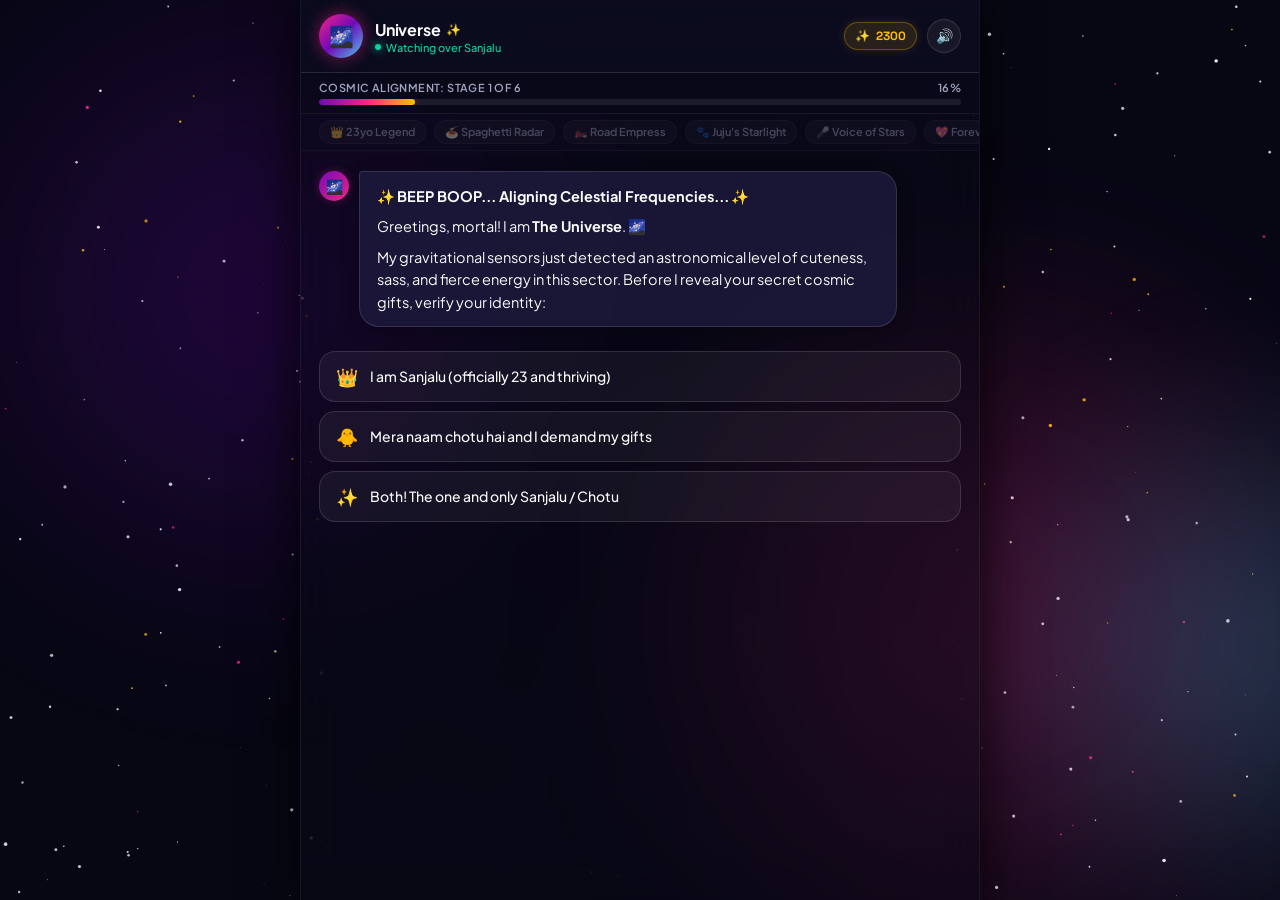
<file: universe's-gift/index.html>
<!DOCTYPE html>
<html lang="en">
<head>
  <meta charset="UTF-8">
  <meta name="viewport" content="width=device-width, initial-scale=1.0, maximum-scale=1.0, user-scalable=no, viewport-fit=cover">
  <title>The Universe's Gift to Sanjalu ✨</title>
  <link rel="preconnect" href="https://fonts.googleapis.com">
  <link rel="preconnect" href="https://fonts.gstatic.com" crossorigin>
  <link href="https://fonts.googleapis.com/css2?family=Plus+Jakarta+Sans:wght@400;500;600;700;800&family=Playfair+Display:ital,wght@0,600;0,700;1,400;1,600&family=Space+Grotesk:wght@500;700&display=swap" rel="stylesheet">
  <style>
    :root {
      --bg-dark: #070714;
      --bg-card: rgba(22, 22, 44, 0.7);
      --bg-card-border: rgba(255, 255, 255, 0.12);
      --accent-purple: #9d4edd;
      --accent-pink: #f72585;
      --accent-cyan: #4cc9f0;
      --accent-gold: #ffbe0b;
      --text-main: #f8f9fa;
      --text-muted: #a0a5c0;
      --bot-bubble-bg: rgba(30, 27, 60, 0.85);
      --user-bubble-bg: linear-gradient(135deg, #7209b7, #f72585);
      --font-body: 'Plus Jakarta Sans', -apple-system, BlinkMacSystemFont, sans-serif;
      --font-serif: 'Playfair Display', Georgia, serif;
      --font-mono: 'Space Grotesk', monospace;
    }

    * {
      box-sizing: border-box;
      margin: 0;
      padding: 0;
      -webkit-tap-highlight-color: transparent;
    }

    html, body {
      width: 100%;
      height: 100%;
      height: 100dvh;
      overflow: hidden;
      background: var(--bg-dark);
      color: var(--text-main);
      font-family: var(--font-body);
    }

    /* Cosmic Background Canvas */
    #cosmic-canvas {
      position: fixed;
      top: 0;
      left: 0;
      width: 100%;
      height: 100%;
      z-index: 1;
      pointer-events: none;
    }

    /* Ambient Nebulae */
    .nebula {
      position: fixed;
      border-radius: 50%;
      filter: blur(80px);
      opacity: 0.28;
      z-index: 1;
      pointer-events: none;
      animation: floatNebula 18s ease-in-out infinite alternate;
    }
    .nebula-1 {
      top: -10%;
      left: -10%;
      width: 60vw;
      height: 60vw;
      background: radial-gradient(circle, #7209b7, transparent 70%);
    }
    .nebula-2 {
      bottom: -15%;
      right: -10%;
      width: 65vw;
      height: 65vw;
      background: radial-gradient(circle, #f72585, transparent 70%);
      animation-duration: 22s;
    }
    .nebula-3 {
      top: 40%;
      right: -20%;
      width: 45vw;
      height: 45vw;
      background: radial-gradient(circle, #4cc9f0, transparent 70%);
      animation-duration: 16s;
    }

    @keyframes floatNebula {
      0% { transform: translate(0, 0) scale(1); }
      100% { transform: translate(30px, 40px) scale(1.12); }
    }

    /* Main App Layout */
    .app-container {
      position: relative;
      z-index: 2;
      width: 100%;
      max-width: 680px;
      height: 100%;
      height: 100dvh;
      margin: 0 auto;
      display: flex;
      flex-direction: column;
      background: rgba(10, 10, 24, 0.45);
      backdrop-filter: blur(20px);
      -webkit-backdrop-filter: blur(20px);
      box-shadow: 0 0 50px rgba(0, 0, 0, 0.8);
      border-left: 1px solid rgba(255, 255, 255, 0.05);
      border-right: 1px solid rgba(255, 255, 255, 0.05);
    }

    /* Header */
    header {
      padding: 14px 18px;
      display: flex;
      align-items: center;
      justify-content: space-between;
      border-bottom: 1px solid var(--bg-card-border);
      background: rgba(14, 13, 32, 0.85);
      backdrop-filter: blur(12px);
      flex-shrink: 0;
    }

    .bot-profile {
      display: flex;
      align-items: center;
      gap: 12px;
    }

    .avatar-wrapper {
      position: relative;
      width: 44px;
      height: 44px;
      border-radius: 50%;
      background: linear-gradient(135deg, #f72585, #7209b7, #4cc9f0);
      display: flex;
      align-items: center;
      justify-content: center;
      box-shadow: 0 0 16px rgba(247, 37, 133, 0.5);
      animation: pulseAvatar 4s ease-in-out infinite alternate;
    }

    @keyframes pulseAvatar {
      0% { box-shadow: 0 0 12px rgba(247, 37, 133, 0.4); transform: scale(1); }
      100% { box-shadow: 0 0 24px rgba(76, 201, 240, 0.7); transform: scale(1.05); }
    }

    .avatar-face {
      font-size: 20px;
      line-height: 1;
    }

    .bot-meta h1 {
      font-size: 16px;
      font-weight: 700;
      letter-spacing: -0.2px;
      display: flex;
      align-items: center;
      gap: 6px;
    }

    .bot-status {
      font-size: 11px;
      color: #06d6a0;
      display: flex;
      align-items: center;
      gap: 5px;
      margin-top: 1px;
      font-weight: 500;
    }

    .status-dot {
      width: 6px;
      height: 6px;
      background: #06d6a0;
      border-radius: 50%;
      box-shadow: 0 0 8px #06d6a0;
      animation: blink 2s infinite;
    }

    @keyframes blink {
      0%, 100% { opacity: 1; }
      50% { opacity: 0.3; }
    }

    .header-actions {
      display: flex;
      align-items: center;
      gap: 10px;
    }

    .stardust-pill {
      display: flex;
      align-items: center;
      gap: 6px;
      background: rgba(255, 190, 11, 0.12);
      border: 1px solid rgba(255, 190, 11, 0.3);
      padding: 5px 10px;
      border-radius: 20px;
      font-family: var(--font-mono);
      font-size: 12px;
      font-weight: 700;
      color: var(--accent-gold);
      box-shadow: 0 0 10px rgba(255, 190, 11, 0.15);
      transition: transform 0.2s cubic-bezier(0.34, 1.56, 0.64, 1);
    }
    .stardust-pill.bump {
      transform: scale(1.18);
    }

    .icon-btn {
      width: 34px;
      height: 34px;
      border-radius: 50%;
      border: 1px solid var(--bg-card-border);
      background: rgba(255, 255, 255, 0.05);
      color: var(--text-main);
      display: flex;
      align-items: center;
      justify-content: center;
      cursor: pointer;
      font-size: 14px;
      transition: all 0.2s ease;
    }
    .icon-btn:hover {
      background: rgba(255, 255, 255, 0.12);
      transform: scale(1.05);
    }

    /* Quest Progress Bar */
    .quest-bar {
      padding: 8px 18px;
      background: rgba(10, 9, 26, 0.9);
      border-bottom: 1px solid rgba(255, 255, 255, 0.06);
      display: flex;
      flex-direction: column;
      gap: 5px;
      flex-shrink: 0;
    }

    .quest-meta {
      display: flex;
      justify-content: space-between;
      font-size: 11px;
      font-weight: 600;
      letter-spacing: 0.4px;
      text-transform: uppercase;
      color: var(--text-muted);
    }

    .quest-track {
      width: 100%;
      height: 6px;
      background: rgba(255, 255, 255, 0.08);
      border-radius: 10px;
      overflow: hidden;
      position: relative;
    }

    .quest-fill {
      height: 100%;
      width: 15%;
      background: linear-gradient(90deg, #7209b7, #f72585, #ffbe0b);
      border-radius: 10px;
      transition: width 0.6s cubic-bezier(0.34, 1.56, 0.64, 1);
      box-shadow: 0 0 10px rgba(247, 37, 133, 0.7);
    }

    /* Badge Bar */
    .badge-bar {
      display: flex;
      align-items: center;
      gap: 8px;
      padding: 6px 18px;
      background: rgba(13, 11, 30, 0.5);
      overflow-x: auto;
      scrollbar-width: none;
      border-bottom: 1px solid rgba(255, 255, 255, 0.04);
      flex-shrink: 0;
    }
    .badge-bar::-webkit-scrollbar { display: none; }

    .badge-item {
      display: flex;
      align-items: center;
      gap: 5px;
      padding: 4px 10px;
      border-radius: 14px;
      background: rgba(255, 255, 255, 0.05);
      border: 1px solid rgba(255, 255, 255, 0.08);
      font-size: 11px;
      font-weight: 600;
      color: var(--text-muted);
      white-space: nowrap;
      opacity: 0.4;
      transition: all 0.4s cubic-bezier(0.34, 1.56, 0.64, 1);
    }
    .badge-item.unlocked {
      opacity: 1;
      background: rgba(247, 37, 133, 0.15);
      border-color: rgba(247, 37, 133, 0.4);
      color: #fff;
      transform: scale(1.03);
      box-shadow: 0 0 12px rgba(247, 37, 133, 0.3);
    }

    /* Chat Stream Area */
    .chat-scroll {
      flex: 1;
      overflow-y: auto;
      padding: 20px 18px 24px;
      display: flex;
      flex-direction: column;
      gap: 16px;
      scroll-behavior: smooth;
      -webkit-overflow-scrolling: touch;
    }

    /* Messages */
    .message-row {
      display: flex;
      gap: 10px;
      max-width: 90%;
      opacity: 0;
      transform: translateY(12px);
      animation: messageEnter 0.35s cubic-bezier(0.16, 1, 0.3, 1) forwards;
    }

    @keyframes messageEnter {
      to {
        opacity: 1;
        transform: translateY(0);
      }
    }

    .message-row.bot {
      align-self: flex-start;
    }

    .message-row.user {
      align-self: flex-end;
      flex-direction: row-reverse;
    }

    .bot-mini-avatar {
      width: 30px;
      height: 30px;
      border-radius: 50%;
      background: linear-gradient(135deg, #7209b7, #f72585);
      display: flex;
      align-items: center;
      justify-content: center;
      font-size: 14px;
      flex-shrink: 0;
      box-shadow: 0 0 8px rgba(247, 37, 133, 0.3);
    }

    .bubble {
      padding: 13px 17px;
      border-radius: 20px;
      font-size: 14.5px;
      line-height: 1.55;
      position: relative;
      word-wrap: break-word;
    }

    .bot .bubble {
      background: var(--bot-bubble-bg);
      border: 1px solid var(--bg-card-border);
      border-top-left-radius: 4px;
      box-shadow: 0 4px 18px rgba(0, 0, 0, 0.3);
    }

    .user .bubble {
      background: var(--user-bubble-bg);
      color: #fff;
      border-top-right-radius: 4px;
      font-weight: 500;
      box-shadow: 0 4px 20px rgba(247, 37, 133, 0.4);
    }

    .bubble p + p {
      margin-top: 8px;
    }

    .bubble .highlight-name {
      color: #ffbe0b;
      font-weight: 700;
      text-shadow: 0 0 10px rgba(255, 190, 11, 0.4);
    }

    .bubble .cosmic-quote {
      font-family: var(--font-serif);
      font-style: italic;
      font-size: 16px;
      margin: 8px 0;
      color: #e2e8f0;
      border-left: 2px solid var(--accent-pink);
      padding-left: 10px;
    }

    /* Typing Indicator */
    .typing-indicator {
      display: flex;
      align-items: center;
      gap: 5px;
      padding: 12px 18px;
      background: var(--bot-bubble-bg);
      border: 1px solid var(--bg-card-border);
      border-radius: 20px;
      border-top-left-radius: 4px;
      width: fit-content;
    }

    .typing-dot {
      width: 7px;
      height: 7px;
      background: var(--accent-pink);
      border-radius: 50%;
      animation: typingBounce 1.4s infinite ease-in-out;
    }
    .typing-dot:nth-child(2) { animation-delay: 0.2s; background: var(--accent-purple); }
    .typing-dot:nth-child(3) { animation-delay: 0.4s; background: var(--accent-cyan); }

    @keyframes typingBounce {
      0%, 60%, 100% { transform: translateY(0); opacity: 0.4; }
      30% { transform: translateY(-5px); opacity: 1; }
    }

    /* Interactive MCQ Cards Deck */
    .mcq-container {
      margin-top: 8px;
      display: flex;
      flex-direction: column;
      gap: 9px;
      width: 100%;
      animation: fadeIn 0.4s ease forwards;
    }

    .mcq-btn {
      width: 100%;
      padding: 13px 16px;
      background: rgba(255, 255, 255, 0.05);
      border: 1px solid rgba(255, 255, 255, 0.12);
      border-radius: 16px;
      color: var(--text-main);
      font-family: var(--font-body);
      font-size: 14px;
      font-weight: 500;
      text-align: left;
      cursor: pointer;
      display: flex;
      align-items: center;
      gap: 12px;
      transition: all 0.25s cubic-bezier(0.16, 1, 0.3, 1);
      position: relative;
      overflow: hidden;
    }

    .mcq-btn::before {
      content: '';
      position: absolute;
      top: 0;
      left: 0;
      width: 4px;
      height: 100%;
      background: transparent;
      transition: background 0.2s ease;
    }

    .mcq-btn:hover:not(:disabled) {
      background: rgba(255, 255, 255, 0.1);
      border-color: rgba(247, 37, 133, 0.4);
      transform: translateX(4px);
    }

    .mcq-btn:active:not(:disabled) {
      transform: scale(0.98);
    }

    .mcq-btn.selected {
      background: linear-gradient(135deg, rgba(114, 9, 183, 0.4), rgba(247, 37, 133, 0.4));
      border-color: var(--accent-pink);
      box-shadow: 0 0 16px rgba(247, 37, 133, 0.3);
    }
    .mcq-btn.selected::before {
      background: var(--accent-pink);
    }

    .mcq-btn:disabled {
      cursor: default;
      opacity: 0.6;
    }

    .mcq-icon {
      font-size: 18px;
      flex-shrink: 0;
    }

    .mcq-text {
      flex: 1;
      line-height: 1.4;
    }

    /* Cosmic Gift Box Area (Finale) */
    .gift-box-wrapper {
      padding: 24px 18px;
      background: linear-gradient(145deg, rgba(30, 20, 60, 0.9), rgba(15, 12, 35, 0.95));
      border: 1px solid rgba(255, 190, 11, 0.4);
      border-radius: 24px;
      box-shadow: 0 0 35px rgba(255, 190, 11, 0.2), inset 0 0 20px rgba(157, 78, 221, 0.2);
      text-align: center;
      display: flex;
      flex-direction: column;
      align-items: center;
      gap: 16px;
      margin-top: 10px;
      animation: glowBox 3s infinite alternate;
    }

    @keyframes glowBox {
      0% { border-color: rgba(255, 190, 11, 0.3); box-shadow: 0 0 25px rgba(255, 190, 11, 0.15); }
      100% { border-color: rgba(247, 37, 133, 0.6); box-shadow: 0 0 40px rgba(247, 37, 133, 0.3); }
    }

    .gift-3d {
      width: 100px;
      height: 100px;
      cursor: pointer;
      position: relative;
      perspective: 600px;
      transition: transform 0.3s cubic-bezier(0.34, 1.56, 0.64, 1);
    }
    .gift-3d:hover {
      transform: scale(1.1) rotate(-3deg);
    }
    .gift-3d.shaking {
      animation: shakeGift 0.6s infinite;
    }

    @keyframes shakeGift {
      0%, 100% { transform: rotate(0) scale(1.05); }
      20% { transform: rotate(-8deg) scale(1.08); }
      40% { transform: rotate(8deg) scale(1.08); }
      60% { transform: rotate(-5deg) scale(1.06); }
      80% { transform: rotate(5deg) scale(1.06); }
    }

    .gift-emoji-icon {
      font-size: 72px;
      line-height: 100px;
      filter: drop-shadow(0 0 18px rgba(255, 190, 11, 0.6));
    }

    .gift-instruction {
      font-size: 13px;
      font-weight: 700;
      color: var(--accent-gold);
      letter-spacing: 0.5px;
      text-transform: uppercase;
      animation: pulseText 1.5s infinite;
    }

    @keyframes pulseText {
      0%, 100% { opacity: 1; transform: scale(1); }
      50% { opacity: 0.6; transform: scale(0.98); }
    }

    /* Final Decree Parchment */
    .decree-card {
      background: radial-gradient(circle at 50% 20%, #201744, #100b24 85%);
      border: 1px solid rgba(255, 215, 0, 0.4);
      border-radius: 20px;
      padding: 24px 20px;
      text-align: center;
      margin-top: 14px;
      box-shadow: 0 0 40px rgba(247, 37, 133, 0.3);
      position: relative;
      overflow: hidden;
    }

    .decree-header {
      font-family: var(--font-serif);
      font-size: 21px;
      color: var(--accent-gold);
      margin-bottom: 12px;
      letter-spacing: 0.5px;
    }

    .decree-body {
      font-size: 14.5px;
      line-height: 1.7;
      color: #f1f5f9;
      text-align: left;
    }

    .decree-body p + p {
      margin-top: 12px;
    }

    .decree-footer {
      margin-top: 20px;
      padding-top: 14px;
      border-top: 1px dashed rgba(255, 255, 255, 0.15);
      font-family: var(--font-mono);
      font-size: 12px;
      color: #94a3b8;
      display: flex;
      justify-content: space-between;
      align-items: center;
    }

    .decree-actions {
      margin-top: 18px;
      display: flex;
      flex-wrap: wrap;
      gap: 10px;
      justify-content: center;
    }

    .action-btn {
      padding: 10px 18px;
      border-radius: 24px;
      font-size: 13px;
      font-weight: 700;
      text-decoration: none;
      display: inline-flex;
      align-items: center;
      gap: 7px;
      cursor: pointer;
      transition: all 0.2s cubic-bezier(0.34, 1.56, 0.64, 1);
      border: none;
    }

    .btn-gold {
      background: linear-gradient(135deg, #ffbe0b, #fb5607);
      color: #000;
      box-shadow: 0 4px 15px rgba(255, 190, 11, 0.4);
    }
    .btn-gold:hover {
      transform: scale(1.05);
      box-shadow: 0 6px 20px rgba(255, 190, 11, 0.6);
    }

    .btn-secondary {
      background: rgba(255, 255, 255, 0.08);
      border: 1px solid rgba(255, 255, 255, 0.15);
      color: #fff;
    }
    .btn-secondary:hover {
      background: rgba(255, 255, 255, 0.14);
      transform: scale(1.03);
    }

    /* Toast notification */
    .toast-msg {
      position: fixed;
      top: 75px;
      left: 50%;
      transform: translateX(-50%) translateY(-20px);
      background: rgba(20, 15, 45, 0.95);
      border: 1px solid var(--accent-pink);
      padding: 9px 18px;
      border-radius: 30px;
      font-size: 12.5px;
      font-weight: 600;
      color: #fff;
      display: flex;
      align-items: center;
      gap: 8px;
      box-shadow: 0 8px 25px rgba(0, 0, 0, 0.5), 0 0 15px rgba(247, 37, 133, 0.4);
      z-index: 100;
      opacity: 0;
      pointer-events: none;
      transition: all 0.3s cubic-bezier(0.16, 1, 0.3, 1);
    }
    .toast-msg.show {
      opacity: 1;
      transform: translateX(-50%) translateY(0);
    }

    /* Confetti Canvas */
    #confetti-canvas {
      position: fixed;
      top: 0;
      left: 0;
      width: 100%;
      height: 100%;
      pointer-events: none;
      z-index: 99;
    }

    /* Mobile tweaks */
    @media (max-width: 480px) {
      header { padding: 12px 14px; }
      .chat-scroll { padding: 16px 14px 20px; }
      .bubble { font-size: 14px; padding: 12px 15px; }
      .mcq-btn { font-size: 13.5px; padding: 11px 14px; }
      .decree-card { padding: 20px 16px; }
    }
  </style>
</head>
<body>

  <!-- Background Animated Starfield -->
  <canvas id="cosmic-canvas"></canvas>
  <canvas id="confetti-canvas"></canvas>

  <div class="nebula nebula-1"></div>
  <div class="nebula nebula-2"></div>
  <div class="nebula nebula-3"></div>

  <!-- Toast -->
  <div id="toast" class="toast-msg">
    <span id="toast-icon">✨</span>
    <span id="toast-text">Stardust synchronized!</span>
  </div>

  <div class="app-container">
    <!-- Header -->
    <header>
      <div class="bot-profile">
        <div class="avatar-wrapper">
          <span class="avatar-face" id="avatar-emoji">🌌</span>
        </div>
        <div class="bot-meta">
          <h1>Universe <span style="font-size: 12px; color: var(--accent-gold);">✨</span></h1>
          <div class="bot-status">
            <span class="status-dot"></span>
            <span>Watching over Sanjalu</span>
          </div>
        </div>
      </div>

      <div class="header-actions">
        <div class="stardust-pill" id="stardust-display">
          <span>✨</span>
          <span id="stardust-count">2300</span>
        </div>
        <button class="icon-btn" id="sound-toggle" title="Toggle Celestial Sound">🔊</button>
      </div>
    </header>

    <!-- Quest Progress Tracker -->
    <div class="quest-bar">
      <div class="quest-meta">
        <span id="quest-stage-text">Cosmic Alignment: Stage 1 of 6</span>
        <span id="quest-percent">16%</span>
      </div>
      <div class="quest-track">
        <div class="quest-fill" id="quest-progress-fill"></div>
      </div>
    </div>

    <!-- Badge Showcase -->
    <div class="badge-bar">
      <div class="badge-item" id="badge-1">👑 23yo Legend</div>
      <div class="badge-item" id="badge-2">🍝 Spaghetti Radar</div>
      <div class="badge-item" id="badge-3">🏍️ Road Empress</div>
      <div class="badge-item" id="badge-4">🐾 Juju's Starlight</div>
      <div class="badge-item" id="badge-5">🎤 Voice of Stars</div>
      <div class="badge-item" id="badge-6">💖 Forever Loved</div>
    </div>

    <!-- Main Chat Window -->
    <div class="chat-scroll" id="chat-stream">
      <!-- Chat items dynamically injected here -->
    </div>
  </div>

  <script>
    // --- Audio Synthesis via Web Audio API (Zero external audio files needed!) ---
    class SoundEngine {
      constructor() {
        this.ctx = null;
        this.muted = false;
      }
      init() {
        if (!this.ctx) {
          const AudioContext = window.AudioContext || window.webkitAudioContext;
          if (AudioContext) {
            this.ctx = new AudioContext();
          }
        }
        if (this.ctx && this.ctx.state === 'suspended') {
          this.ctx.resume();
        }
      }
      playPop() {
        if (this.muted) return;
        this.init();
        if (!this.ctx) return;
        const osc = this.ctx.createOscillator();
        const gain = this.ctx.createGain();
        osc.type = 'sine';
        osc.frequency.setValueAtTime(480, this.ctx.currentTime);
        osc.frequency.exponentialRampToValueAtTime(900, this.ctx.currentTime + 0.08);
        gain.gain.setValueAtTime(0.2, this.ctx.currentTime);
        gain.gain.exponentialRampToValueAtTime(0.01, this.ctx.currentTime + 0.08);
        osc.connect(gain);
        gain.connect(this.ctx.destination);
        osc.start();
        osc.stop(this.ctx.currentTime + 0.08);
      }
      playChime() {
        if (this.muted) return;
        this.init();
        if (!this.ctx) return;
        const freqs = [523.25, 659.25, 783.99, 1046.50]; // C Major arpeggio
        freqs.forEach((f, idx) => {
          const osc = this.ctx.createOscillator();
          const gain = this.ctx.createGain();
          osc.type = 'triangle';
          osc.frequency.setValueAtTime(f, this.ctx.currentTime + idx * 0.06);
          gain.gain.setValueAtTime(0.12, this.ctx.currentTime + idx * 0.06);
          gain.gain.exponentialRampToValueAtTime(0.001, this.ctx.currentTime + idx * 0.06 + 0.6);
          osc.connect(gain);
          gain.connect(this.ctx.destination);
          osc.start(this.ctx.currentTime + idx * 0.06);
          osc.stop(this.ctx.currentTime + idx * 0.06 + 0.6);
        });
      }
      playFanfare() {
        if (this.muted) return;
        this.init();
        if (!this.ctx) return;
        const notes = [440, 554.37, 659.25, 880, 1108.73];
        notes.forEach((freq, i) => {
          const osc = this.ctx.createOscillator();
          const gain = this.ctx.createGain();
          osc.type = 'sine';
          osc.frequency.setValueAtTime(freq, this.ctx.currentTime + i * 0.09);
          gain.gain.setValueAtTime(0.22, this.ctx.currentTime + i * 0.09);
          gain.gain.exponentialRampToValueAtTime(0.001, this.ctx.currentTime + i * 0.09 + 0.8);
          osc.connect(gain);
          gain.connect(this.ctx.destination);
          osc.start(this.ctx.currentTime + i * 0.09);
          osc.stop(this.ctx.currentTime + i * 0.09 + 0.8);
        });
      }
    }

    const sound = new SoundEngine();

    // Sound toggle button
    const soundToggle = document.getElementById('sound-toggle');
    soundToggle.addEventListener('click', () => {
      sound.muted = !sound.muted;
      soundToggle.textContent = sound.muted ? '🔇' : '🔊';
      showToast(sound.muted ? 'Celestial sounds muted' : 'Celestial sounds active', '✨');
    });

    // --- Starfield Background Canvas ---
    const bgCanvas = document.getElementById('cosmic-canvas');
    const bgCtx = bgCanvas.getContext('2d');
    let stars = [];

    function resizeBgCanvas() {
      bgCanvas.width = window.innerWidth;
      bgCanvas.height = window.innerHeight;
      initStars();
    }
    window.addEventListener('resize', resizeBgCanvas);

    function initStars() {
      stars = [];
      const count = Math.floor((bgCanvas.width * bgCanvas.height) / 3800);
      for (let i = 0; i < count; i++) {
        stars.push({
          x: Math.random() * bgCanvas.width,
          y: Math.random() * bgCanvas.height,
          radius: Math.random() * 1.5 + 0.3,
          alpha: Math.random(),
          speed: Math.random() * 0.02 + 0.005,
          color: Math.random() > 0.3 ? '#ffffff' : (Math.random() > 0.5 ? '#ffbe0b' : '#f72585')
        });
      }
    }

    function renderStarfield() {
      bgCtx.clearRect(0, 0, bgCanvas.width, bgCanvas.height);
      for (let s of stars) {
        s.alpha += s.speed;
        const currentAlpha = 0.2 + (Math.sin(s.alpha) + 1) * 0.4;
        bgCtx.fillStyle = s.color;
        bgCtx.globalAlpha = currentAlpha;
        bgCtx.beginPath();
        bgCtx.arc(s.x, s.y, s.radius, 0, Math.PI * 2);
        bgCtx.fill();
      }
      bgCtx.globalAlpha = 1;
      requestAnimationFrame(renderStarfield);
    }
    resizeBgCanvas();
    renderStarfield();

    // --- Confetti System ---
    const confettiCanvas = document.getElementById('confetti-canvas');
    const confCtx = confettiCanvas.getContext('2d');
    let confettiParticles = [];

    function resizeConfetti() {
      confettiCanvas.width = window.innerWidth;
      confettiCanvas.height = window.innerHeight;
    }
    window.addEventListener('resize', resizeConfetti);
    resizeConfetti();

    function triggerConfettiBurst() {
      const colors = ['#f72585', '#7209b7', '#4cc9f0', '#ffbe0b', '#ffffff', '#ffd166'];
      for (let i = 0; i < 90; i++) {
        confettiParticles.push({
          x: confettiCanvas.width / 2 + (Math.random() * 100 - 50),
          y: confettiCanvas.height / 2 + 50,
          vx: (Math.random() - 0.5) * 14,
          vy: -(Math.random() * 14 + 6),
          size: Math.random() * 8 + 4,
          color: colors[Math.floor(Math.random() * colors.length)],
          rotation: Math.random() * 360,
          rotationSpeed: (Math.random() - 0.5) * 10,
          gravity: 0.35,
          alpha: 1
        });
      }
      renderConfetti();
    }

    function renderConfetti() {
      confCtx.clearRect(0, 0, confettiCanvas.width, confettiCanvas.height);
      for (let i = confettiParticles.length - 1; i >= 0; i--) {
        const p = confettiParticles[i];
        p.vy += p.gravity;
        p.x += p.vx;
        p.y += p.vy;
        p.rotation += p.rotationSpeed;
        p.alpha -= 0.012;

        if (p.alpha <= 0) {
          confettiParticles.splice(i, 1);
          continue;
        }

        confCtx.save();
        confCtx.globalAlpha = p.alpha;
        confCtx.translate(p.x, p.y);
        confCtx.rotate((p.rotation * Math.PI) / 180);
        confCtx.fillStyle = p.color;
        confCtx.fillRect(-p.size / 2, -p.size / 2, p.size, p.size * 0.7);
        confCtx.restore();
      }
      if (confettiParticles.length > 0) {
        requestAnimationFrame(renderConfetti);
      }
    }

    // --- Toast UI ---
    function showToast(text, icon = '✨') {
      const toast = document.getElementById('toast');
      document.getElementById('toast-icon').textContent = icon;
      document.getElementById('toast-text').textContent = text;
      toast.classList.add('show');
      setTimeout(() => toast.classList.remove('show'), 2600);
    }

    // --- State & Stardust ---
    let currentStage = 0;
    let stardust = 2300;

    function addStardust(amount) {
      stardust += amount;
      const countEl = document.getElementById('stardust-count');
      const pill = document.getElementById('stardust-display');
      countEl.textContent = stardust;
      pill.classList.add('bump');
      setTimeout(() => pill.classList.remove('bump'), 300);
    }

    function updateQuestProgress(stageIdx, totalStages = 6) {
      const pct = Math.min(100, Math.round(((stageIdx + 1) / totalStages) * 100));
      document.getElementById('quest-stage-text').textContent = `Cosmic Alignment: Stage ${stageIdx + 1} of ${totalStages}`;
      document.getElementById('quest-percent').textContent = `${pct}%`;
      document.getElementById('quest-progress-fill').style.width = `${pct}%`;
    }

    function unlockBadge(badgeId, badgeName) {
      const el = document.getElementById(badgeId);
      if (el && !el.classList.contains('unlocked')) {
        el.classList.add('unlocked');
        showToast(`Unlocked Badge: ${badgeName}!`, '🏆');
        sound.playFanfare();
      }
    }

    // --- Chat Stream Controller ---
    const chatStream = document.getElementById('chat-stream');

    function scrollToBottom() {
      setTimeout(() => {
        chatStream.scrollTop = chatStream.scrollHeight;
      }, 50);
    }

    function showTypingIndicator() {
      const indicator = document.createElement('div');
      indicator.className = 'message-row bot';
      indicator.id = 'active-typing';
      indicator.innerHTML = `
        <div class="bot-mini-avatar">🌌</div>
        <div class="typing-indicator">
          <div class="typing-dot"></div>
          <div class="typing-dot"></div>
          <div class="typing-dot"></div>
        </div>
      `;
      chatStream.appendChild(indicator);
      scrollToBottom();
      return indicator;
    }

    function removeTypingIndicator() {
      const ind = document.getElementById('active-typing');
      if (ind) ind.remove();
    }

    function appendBotMessage(htmlContent, delayMs = 600, callback) {
      showTypingIndicator();
      setTimeout(() => {
        removeTypingIndicator();
        sound.playChime();

        const row = document.createElement('div');
        row.className = 'message-row bot';
        row.innerHTML = `
          <div class="bot-mini-avatar">🌌</div>
          <div class="bubble">${htmlContent}</div>
        `;
        chatStream.appendChild(row);
        scrollToBottom();

        if (callback) callback();
      }, delayMs);
    }

    function appendUserMessage(text) {
      sound.playPop();
      const row = document.createElement('div');
      row.className = 'message-row user';
      row.innerHTML = `<div class="bubble">${text}</div>`;
      chatStream.appendChild(row);
      scrollToBottom();
    }

    function appendMCQOptions(options, onSelect) {
      const container = document.createElement('div');
      container.className = 'mcq-container';

      options.forEach((opt, idx) => {
        const btn = document.createElement('button');
        btn.className = 'mcq-btn';
        btn.innerHTML = `
          <span class="mcq-icon">${opt.icon || '✨'}</span>
          <span class="mcq-text">${opt.text}</span>
        `;
        btn.addEventListener('click', () => {
          sound.init();
          // Disable all buttons in this container
          const allBtns = container.querySelectorAll('.mcq-btn');
          allBtns.forEach(b => b.disabled = true);
          btn.classList.add('selected');

          appendUserMessage(opt.text);
          addStardust(150);
          onSelect(opt, idx);
        });
        container.appendChild(btn);
      });

      chatStream.appendChild(container);
      scrollToBottom();
    }

    // --- GAME STORYLINE / QUEST DATA ---
    const stages = [
      // Stage 0: Prologue & Identity Verification
      {
        botIntro: `
          <p>✨ <strong>BEEP BOOP... Aligning Celestial Frequencies...</strong> ✨</p>
          <p>Greetings, mortal! I am <strong>The Universe</strong>. 🌌</p>
          <p>My gravitational sensors just detected an astronomical level of cuteness, sass, and fierce energy in this sector. Before I reveal your secret cosmic gifts, verify your identity:</p>
        `,
        options: [
          { icon: '👑', text: 'I am Sanjalu (officially 23 and thriving)', key: 'sanjalu' },
          { icon: '🐥', text: 'Mera naam chotu hai and I demand my gifts', key: 'chotu' },
          { icon: '✨', text: 'Both! The one and only Sanjalu / Chotu', key: 'both' }
        ],
        onAnswer: (opt) => {
          unlockBadge('badge-1', '23yo Legend');
          updateQuestProgress(0);

          let reply = '';
          if (opt.key === 'sanjalu') {
            reply = `<p><strong>Verification Successful!</strong> 🌟</p><p>The stars bow before the official 23-year-old icon! Access granted with highest cosmic VIP security clearance.</p>`;
          } else if (opt.key === 'chotu') {
            reply = `<p><strong>Aha! Chotu confirmed!</strong> 🐥</p><p>The cosmos has noted your demand and immediately dispatched emergency blessings to your coordinates!</p>`;
          } else {
            reply = `<p><strong>Full Dual Access Granted!</strong> 👑</p><p>Sanjalu in the streets, Chotu in the heart. The supreme combination in this entire galaxy!</p>`;
          }
          appendBotMessage(reply, 700, () => nextStage());
        }
      },

      // Stage 1: The Energy & Palate Scan
      {
        botIntro: `
          <p>Performing an energetic scan of your 23rd year on Earth... 🛰️</p>
          <p>Every celestial legend draws power from specific sacred sources. What is currently maintaining the <span class="highlight-name">Sanjalu Constellation</span> at peak 100% capacity?</p>
        `,
        options: [
          { icon: '🍝', text: 'Spaghetti cravings & hunting hidden pure-veg spots', key: 'food' },
          { icon: '🏍️', text: 'Open roads, Bullet rumble & midnight scooty wind', key: 'ride' },
          { icon: '💅', text: 'Fresh nail art at Walk Mall & effortless outfits', key: 'style' },
          { icon: '🤫', text: 'Pretending to have zero feelings while being a softie', key: 'softie' }
        ],
        onAnswer: (opt) => {
          unlockBadge('badge-2', 'Spaghetti Radar');
          updateQuestProgress(1);

          let reply = '';
          if (opt.key === 'food') {
            reply = `<p>🍝 <strong>The Universe Decrees:</strong> You shall receive an eternal, never-ending supply of perfect pasta, and you shall never be tricked by non-veg surprises!</p>`;
          } else if (opt.key === 'ride') {
            unlockBadge('badge-3', 'Road Empress');
            reply = `<p>🏍️ <strong>Cosmic Wind Blessing:</strong> Zero red lights on your path, perfect highway curves, and the wind always in your hair.</p>`;
          } else if (opt.key === 'style') {
            reply = `<p>💅 <strong>Aesthetic Synchronized:</strong> 10/10 style rating across the Milky Way. Also, zero broken nail paint allowed by law!</p>`;
          } else {
            reply = `<p>🤫 <strong>The Stars Know the Truth:</strong> You act tough, but everyone who loves you knows you have the softest, purest golden heart in the galaxy.</p>`;
          }
          appendBotMessage(reply, 750, () => nextStage());
        }
      },

      // Stage 2: The Vault of Courage & Little Victories
      {
        botIntro: `
          <p>The stars watched you closely this past year. You traveled between cities, fought through tough days, learned to navigate everything on your own, and grew so strong.</p>
          <p>Which cosmic flex are you proudest of right now, <span class="highlight-name">Sanjalu</span>?</p>
        `,
        options: [
          { icon: '💪', text: 'That time I literally lifted Maya up in 1o1', key: 'lift' },
          { icon: '🏠', text: 'Casa Rio & building my independent life in Mumbai', key: 'home' },
          { icon: '💅', text: 'Defeating my nail-biting habit once and for all', key: 'nails' },
          { icon: '🛡️', text: 'Handling heavy storms with quiet grace and a smile', key: 'resilience' }
        ],
        onAnswer: (opt) => {
          unlockBadge('badge-3', 'Road Empress');
          updateQuestProgress(2);

          let reply = '';
          if (opt.key === 'lift') {
            reply = `<p>💪 <strong>The 1o1 Legend!</strong> The cosmic records confirmed: you lifted a whole human being with sheer effortless power. Truly an Olympian feat!</p>`;
          } else if (opt.key === 'home') {
            reply = `<p>🏠 <strong>Cosmic Real Estate Blessing!</strong> Stepping out, having your own space, paying your bills, and adulting on your terms. The stars are so proud of you!</p>`;
          } else if (opt.key === 'nails') {
            reply = `<p>💅 <strong>Triumph over Old Habits!</strong> Small habits take the biggest willpower. Walk Mall honors your victory!</p>`;
          } else {
            reply = `<p>🛡️ <strong>Quiet Resilience:</strong> You didn't just survive the heavy days; you walked through them with your chin held high. That's true majesty.</p>`;
          }
          appendBotMessage(reply, 800, () => nextStage());
        }
      },

      // Stage 3: The Star of Juju
      {
        botIntro: `
          <p>Look up at the softest cluster of stars in the night sky. 🌌</p>
          <p>There is a special little star that purrs whenever you think of him. He asked me to send you a direct whisper today. Do you know what he said?</p>
        `,
        options: [
          { icon: '🐾', text: '"Thank you for giving me the best summer ever, Mumma"', key: 'thanks' },
          { icon: '🌟', text: '"I watch over your balcony from the Milky Way every night"', key: 'watch' },
          { icon: '🐱', text: '"All of the above, with infinite cuddles and zero worries"', key: 'all' }
        ],
        onAnswer: (opt) => {
          unlockBadge('badge-4', "Juju's Starlight");
          updateQuestProgress(3);

          const reply = `
            <p>🐾 <strong>He purrs gently across the cosmos...</strong></p>
            <div class="cosmic-quote">"Pure love never leaves the universe, Sanjalu. It just turns into an eternal guardian star around you."</div>
            <p>He is always with you, resting peacefully, smiling at every milestone you reach. 🤍</p>
          `;
          appendBotMessage(reply, 850, () => nextStage());
        }
      },

      // Stage 4: The Unfinished Melody
      {
        botIntro: `
          <p>My celestial audio sensors also detected something beautiful in your history: an acoustic guitar, a stage, and a girl singing <em>Lag Ja Gale</em> with the sweetest voice in the room.</p>
          <p>What is the Universe's cosmic recommendation for your music?</p>
        `,
        options: [
          { icon: '🎤', text: 'The mic is resting — I will sing whenever my heart is ready', key: 'ready' },
          { icon: '🎸', text: 'Drop an acoustic reel someday and surprise everyone', key: 'reel' },
          { icon: '🎶', text: 'Keep singing quietly because it heals my soul', key: 'soul' }
        ],
        onAnswer: (opt) => {
          unlockBadge('badge-5', 'Voice of Stars');
          updateQuestProgress(4);

          const reply = `
            <p>🎵 <strong>No rush. Zero pressure.</strong></p>
            <p>Music is yours to keep, pause, or resume whenever you feel the spark. Just remember that your voice has magic in it. The universe is always listening.</p>
          `;
          appendBotMessage(reply, 750, () => nextStage());
        }
      },

      // Stage 5: The Grand Climax: The 365-Day Truth
      {
        botIntro: `
          <p>We have arrived at the core of the galaxy. 🌌✨</p>
          <p>The human calendar on Earth says <strong>3 November has officially ended</strong>...</p>
          <p>Ordinary mortals think birthdays only last 24 hours. But by celestial law, for how long does the Universe decree that <span class="highlight-name">Sanjalu is the most loved</span>?</p>
        `,
        options: [
          { icon: '👑', text: 'All 365 days, non-stop, obviously!', key: 'all365' },
          { icon: '🌌', text: 'For infinity, beyond time and calendars', key: 'infinity' },
          { icon: '💖', text: 'Every single morning she wakes up and breathes', key: 'everyday' }
        ],
        onAnswer: (opt) => {
          unlockBadge('badge-6', 'Forever Loved');
          updateQuestProgress(5);

          appendBotMessage(`
            <p>🎉 <strong>CORRECT! 100% SYNCHRONIZED!</strong> 🎉</p>
            <p>Calendar dates mean nothing to the cosmos. 3 November was just a marker, but the love, the hype, and the care for you?</p>
            <p><strong style="color: #ffbe0b;">It never ends. Not today, not tomorrow, not ever.</strong></p>
            <p>Now, as promised... tap your final celestial gift below:</p>
          `, 800, () => {
            renderFinalGiftBox();
          });
        }
      }
    ];

    function nextStage() {
      currentStage++;
      if (currentStage < stages.length) {
        setTimeout(() => {
          const s = stages[currentStage];
          appendBotMessage(s.botIntro, 700, () => {
            appendMCQOptions(s.options, (opt, idx) => {
              s.onAnswer(opt);
            });
          });
        }, 600);
      }
    }

    // --- Render Final Gift Box & Decree ---
    function renderFinalGiftBox() {
      const boxWrapper = document.createElement('div');
      boxWrapper.className = 'gift-box-wrapper';
      boxWrapper.id = 'cosmic-gift-box';
      boxWrapper.innerHTML = `
        <div class="gift-instruction">Tap to Open the Universe's Gift</div>
        <div class="gift-3d" id="interactive-gift">
          <div class="gift-emoji-icon">🎁</div>
        </div>
        <p style="font-size: 12px; color: var(--text-muted);">Contains: Eternal Blessings & The Official Cosmic Decree</p>
      `;

      chatStream.appendChild(boxWrapper);
      scrollToBottom();

      const gift = document.getElementById('interactive-gift');
      let opened = false;

      gift.addEventListener('click', () => {
        if (opened) return;
        opened = true;
        sound.init();
        gift.classList.add('shaking');

        setTimeout(() => {
          gift.classList.remove('shaking');
          triggerConfettiBurst();
          sound.playFanfare();

          boxWrapper.innerHTML = `
            <div class="decree-card">
              <div class="decree-header">📜 The Decree of the Cosmos</div>
              <div class="decree-body">
                <p><strong>To Sanjalu (Chotu):</strong></p>
                <p>Even though November 3 has passed on Earth, know this with total certainty: <em>our love, admiration, and prayers for you do not have an expiration date.</em></p>
                <p>You are celebrated across every day of your 23rd year. The universe is actively conspiring to give you:</p>
                <ul style="margin-left: 20px; margin-top: 6px; line-height: 1.8;">
                  <li>✨ Zero anxiety and infinite calm in every storm</li>
                  <li>🍝 Endless hot spaghetti & secret delicious vegetarian meals</li>
                  <li>🏍️ Clear roads, high speeds, and safe journeys wherever you ride</li>
                  <li>🤍 Quiet protection from a tiny, loving star in the sky</li>
                  <li>👑 The knowledge that to those who truly see you, <strong>you are always the most.</strong></li>
                </ul>
                <p style="margin-top: 14px;">Keep smiling, keep lifting people up, and never stop being your wild, authentic, beautiful self.</p>
              </div>

              <div class="decree-footer">
                <span>Signed: The Universe & Maya</span>
                <span>Vol. XXIII • ∞</span>
              </div>

              <div class="decree-actions">
                <a href="../" class="action-btn btn-gold">
                  <span>📖 Back to Retrospective Monograph</span>
                </a>
                <button class="action-btn btn-secondary" onclick="location.reload()">
                  <span>🔄 Replay Cosmic Quest</span>
                </button>
              </div>
            </div>
          `;
          scrollToBottom();
        }, 1200);
      });
    }

    // --- Start Game on Load ---
    window.addEventListener('DOMContentLoaded', () => {
      setTimeout(() => {
        const first = stages[0];
        appendBotMessage(first.botIntro, 600, () => {
          appendMCQOptions(first.options, (opt, idx) => {
            first.onAnswer(opt);
          });
        });
      }, 500);
    });
  </script>
</body>
</html>
</file>
